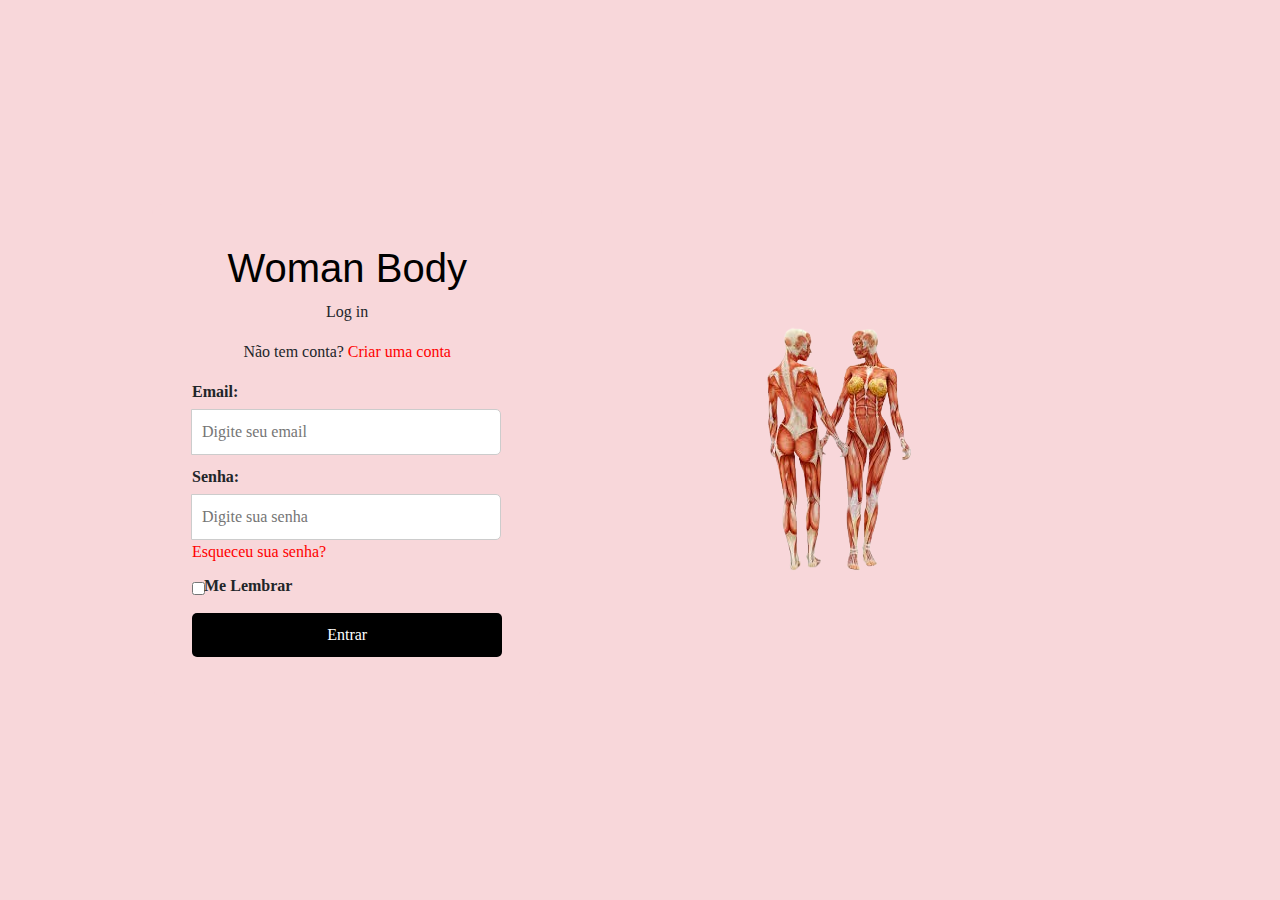
<file: index.html>
<!-- index.html -->
<!DOCTYPE html>
<html lang="pt-BR">
<head>
    <meta charset="UTF-8">
    <meta name="viewport" content="width=device-width, initial-scale=1.0">
    <title>Woman Body - Login</title>
    <link href="https://cdn.jsdelivr.net/npm/bootstrap@5.3.3/dist/css/bootstrap.min.css" rel="stylesheet" integrity="sha384-QWTKZyjpPEjISv5WaRU9OFeRpok6YctnYmDr5pNlyT2bRjXh0JMhjY6hW+ALEwIH" crossorigin="anonymous">
    <script src="https://cdn.jsdelivr.net/npm/bootstrap@5.3.3/dist/js/bootstrap.bundle.min.js" integrity="sha384-YvpcrYf0tY3lHB60NNkmXc5s9fDVZLESaAA55NDzOxhy9GkcIdslK1eN7N6jIeHz" crossorigin="anonymous"></script>

    <link rel="stylesheet" href="style.css">
</head>
<body>
    <div class="container">
        <div class="form-container">
            <h1>Woman Body</h1>
            <p>Log in</p>
            <p>Não tem conta? <a href="#">Criar uma conta</a></p>
            <div class="input-group">
                <label for="email">Email:</label>
                <input type="email" id="email" placeholder="Digite seu email">
            </div>
            <div class="input-group">
                <label for="senha">Senha:</label>
                <input type="password" id="senha" placeholder="Digite sua senha">
            </div>
            <a href="#">Esqueceu sua senha?</a>
            <div class="input-group">
                <input type="checkbox" id="lembrar">
                <label for="lembrar">Me Lembrar</label>
            </div>
            <a href="informacoes.html">
                <button type="submit">Entrar</button>
            </a>
            
        </div>
        <div class="image-container">
            <img src="corpo.png" alt="Mulher Corpo Muscular">
        </div>
    </div>
</body>
</html>
</file>
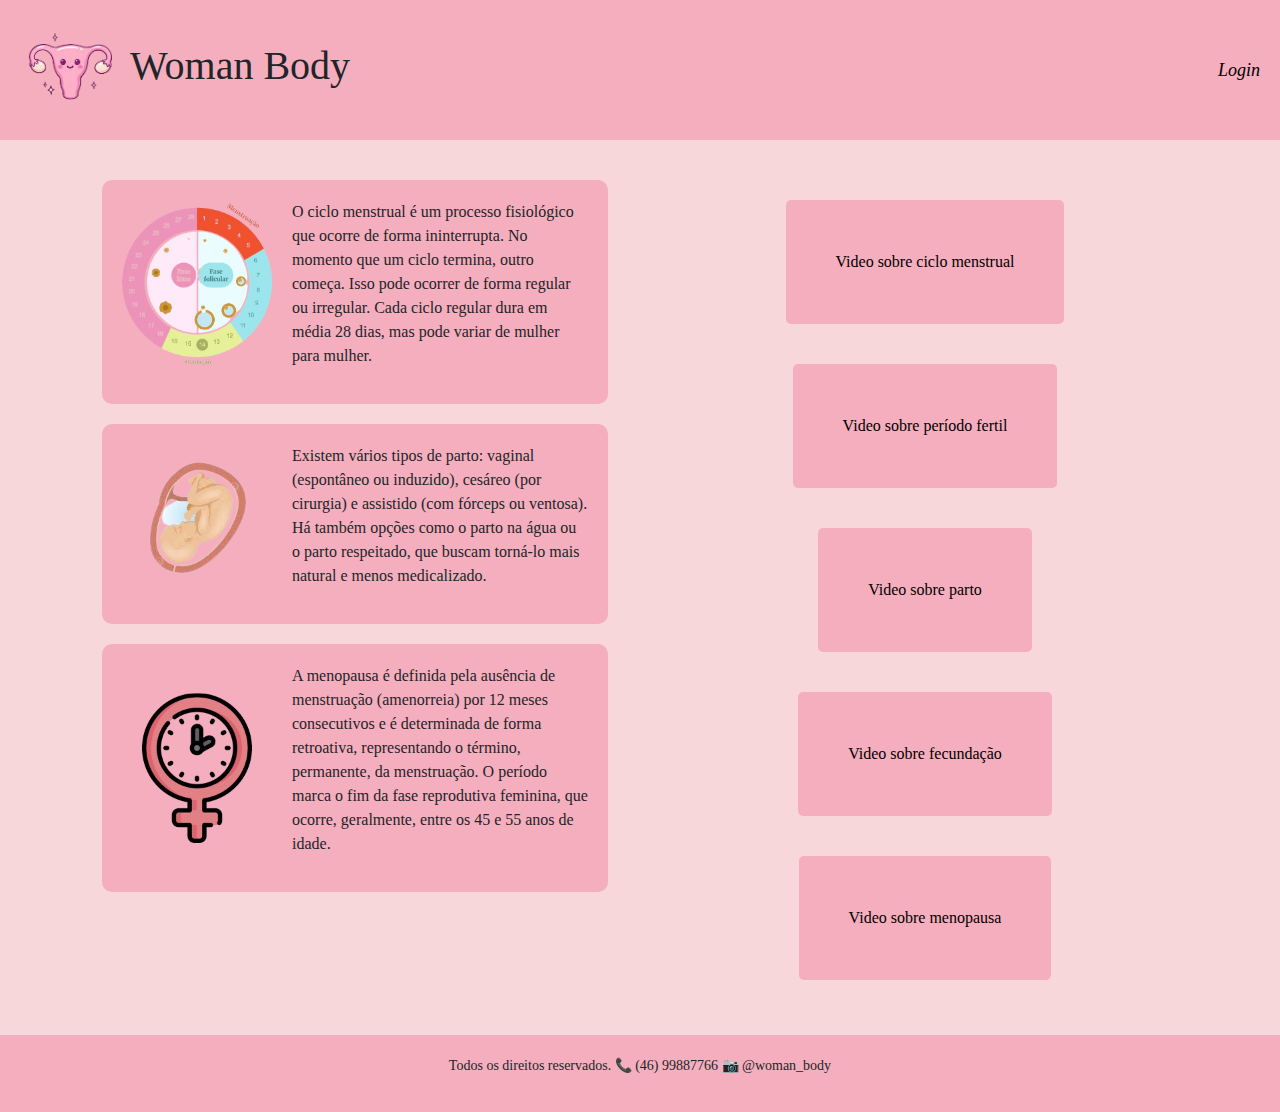
<file: informacoes.html>
<!-- index.html -->
<!DOCTYPE html>
<html lang="pt-BR">
<head>
    <meta charset="UTF-8">
    <meta name="viewport" content="width=device-width, initial-scale=1.0">
    <title>Woman Body</title>
    <script src="https://cdn.jsdelivr.net/npm/bootstrap@5.3.3/dist/js/bootstrap.bundle.min.js" integrity="sha384-YvpcrYf0tY3lHB60NNkmXc5s9fDVZLESaAA55NDzOxhy9GkcIdslK1eN7N6jIeHz" crossorigin="anonymous"></script>
    <link href="https://cdn.jsdelivr.net/npm/bootstrap@5.3.3/dist/css/bootstrap.min.css" rel="stylesheet" integrity="sha384-QWTKZyjpPEjISv5WaRU9OFeRpok6YctnYmDr5pNlyT2bRjXh0JMhjY6hW+ALEwIH" crossorigin="anonymous">

    <link rel="stylesheet" href="home.css">
</head>
<body>
    <header>
        <div class="logo">
            <img src="logo.png" alt="Woman Body Logo">
            <h1>Woman Body</h1>
        </div>
        <nav>
            <a href="index.html">Login</a>
        </nav>
    </header>
    
    <main>

        <div class="container text-center">
            <div class="row">
              <div class="col">
                <section class="info">
                    <img src="Ciclo-menstrual.png" alt="Ciclo Menstrual">
                    <div class="text-box">
                        <p>O ciclo menstrual é um processo fisiológico que ocorre de forma ininterrupta. No momento que um ciclo termina, outro começa. Isso pode ocorrer de forma regular ou irregular. Cada ciclo regular dura em média 28 dias, mas pode variar de mulher para mulher.

                        </p>
                    </div>
                </section>
                
                <section class="info">
                    <img src="bebe.png" alt="Gestação">
                    <div class="text-box">
                        <p>Existem vários tipos de parto: vaginal (espontâneo ou induzido), cesáreo (por cirurgia) e assistido (com fórceps ou ventosa). Há também opções como o parto na água ou o parto respeitado, que buscam torná-lo mais natural e menos medicalizado.

                        </p>
                    </div>
                </section>
                
                <section class="info">
                    <img src="menopausa.png" alt="Menopausa">
                    <div class="text-box">
                        <p>A menopausa é definida pela ausência de menstruação (amenorreia) por 12 meses consecutivos e é determinada de forma retroativa, representando o término, permanente, da menstruação. O período marca o fim da fase reprodutiva feminina, que ocorre, geralmente, entre os 45 e 55 anos de idade.

                        </p>
                    </div>
                </section>
              </div>
              <div class="col">
                <section class="links">
                    <a href="https://youtu.be/embed/D3n22Adh03jO-NVz">Video sobre ciclo menstrual</a>
                    <a href="https://youtu.be/6yzss8Lw46w?si=2YOq8pH_Xy5IcGEg">Video sobre período fertil</a>
                    <a href="https://youtu.be/H0Wh5fGi93c?si=1OWw_76cmNBJCL33">Video sobre parto</a>
                    <a href="https://youtu.be/n68ZHH1HMdg?si=wOaPHRQWO1vTrsG6">Video sobre fecundação</a>
                    <a href="https://youtu.be/s2wDhyQns8s?si=NDxgJ1XPRe-Dn5Su">Video sobre menopausa</a>
                </section>
              </div>
            </div>
        </div>
        
        
        
    </main>
    
    <footer>
        <p>Todos os direitos reservados.  📞 (46) 99887766 📷 @woman_body</p>
    </footer>
</body>
</html>
</file>
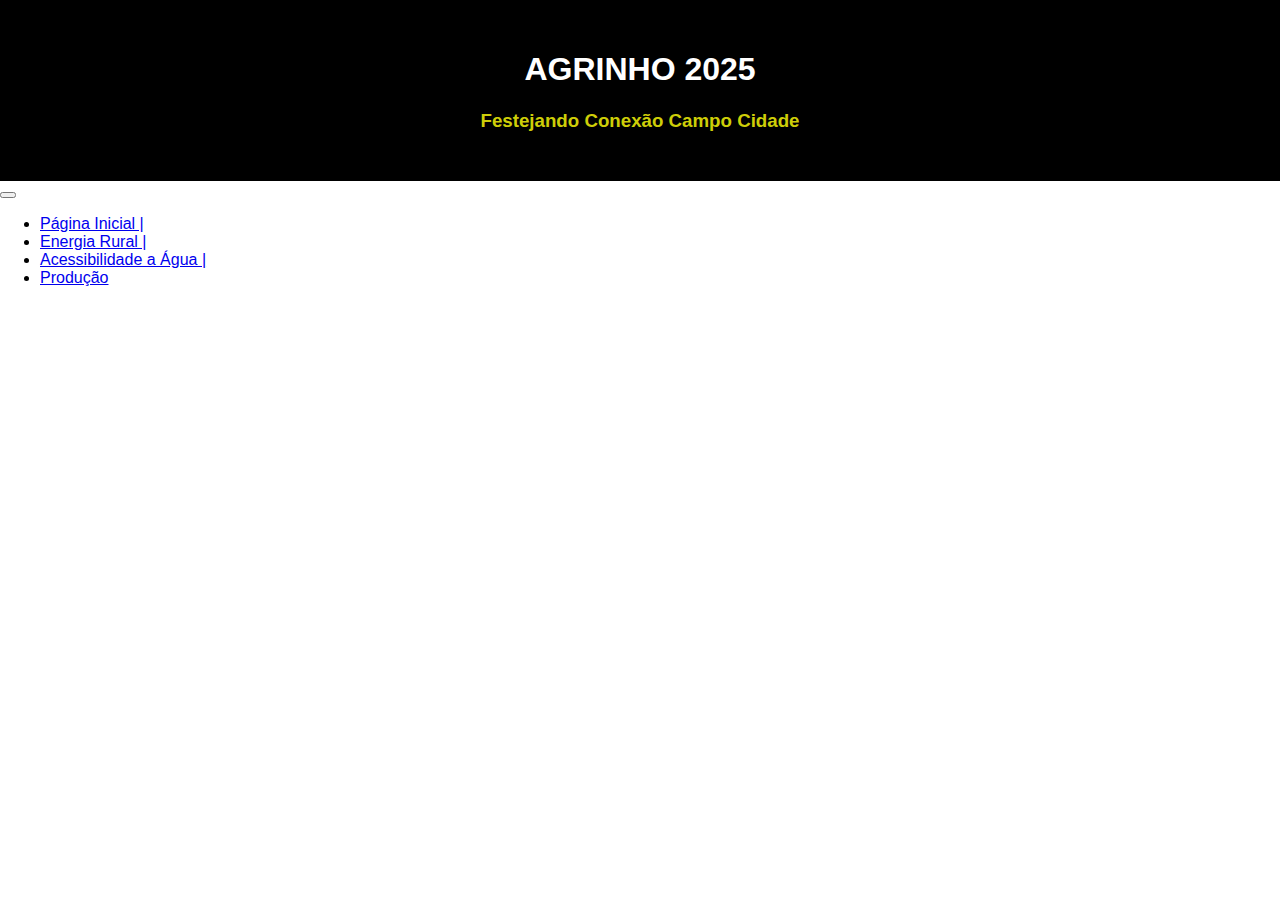
<file: agrinho-2025-main/agua.html>
<!DOCTYPE html>
<html lang="en">
<head>
    <meta charset="UTF-8">
    <meta name="viewport" content="width=device-width, initial-scale=1.0">
    <title>Document</title>
     <link href="https://cdn.jsdelivr.net/npm/bootstrap@5.3.5/dist/css/bootstrap.min.css" rel="stylesheet"
        integrity="sha384-SgOJa3DmI69IUzQ2PVdRZhwQ+dy64/BUtbMJw1MZ8t5HZApcHrRKUc4W0kG879m7" crossorigin="anonymous">
    <link rel="stylesheet" href="agua.css">
</head>
<body>
     <section class="cabecalho">
        <h1>AGRINHO 2025</h1>
        <h3>Festejando Conexão Campo Cidade</h3>
    </section>

    <!--cabeçalho do site-->
    <nav class="navbar navbar-expand-lg bg-success">
        <div class="container-fluid ">
            <button class="navbar-toggler" type="button" data-bs-toggle="collapse" data-bs-target="#navbarNav"
                aria-controls="navbarNav" aria-expanded="false" aria-label="Toggle navigation">
                <span class="navbar-toggler-icon"></span>
            </button>
            <div class="collapse navbar-collapse justify-content-center" id="navbarNav">
                <ul class="navbar-nav">
                    <li class="nav-item">
                        <a class="nav-link active text-white" aria-current="page" href="index.html">Página Inicial |</a>
                    </li>
                    <li class="nav-item">
                        <a class="nav-link text-white" href="energia.html">Energia Rural |</a>
                    </li>
                    <li class="nav-item">
                        <a class="nav-link text-white" href="agua.html">Acessibilidade a Água |</a>
                    </li>
                    <li class="nav-item">
                        <a class="nav-link text-white" href="producao.html">Produção</a>
                    </li>
                </ul>
            </div>
        </div>
    </nav>
    
</body>
</html>
</file>
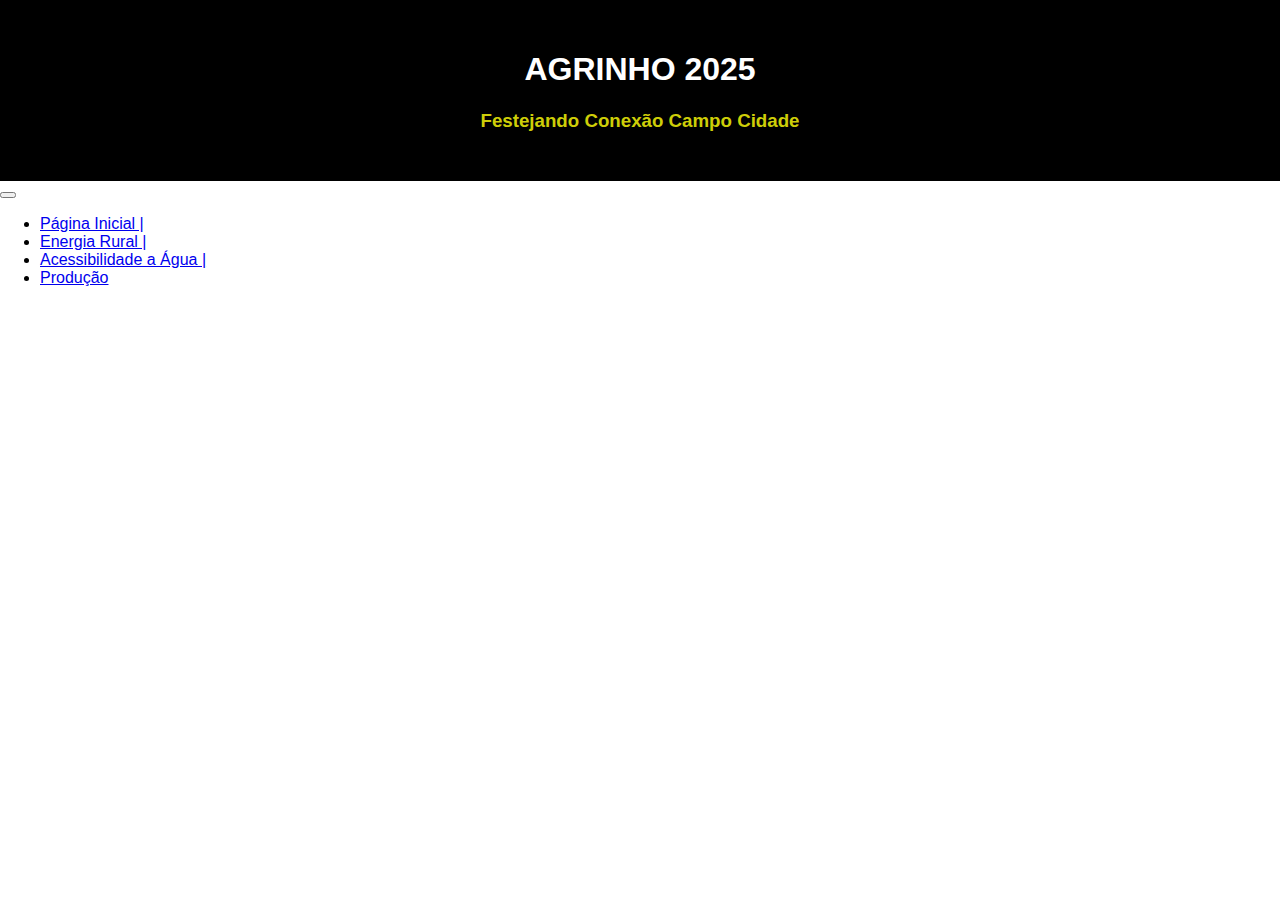
<file: agrinho-2025-main/energia.html>
<!DOCTYPE html>
<html lang="en">
<head>
    <meta charset="UTF-8">
    <meta name="viewport" content="width=device-width, initial-scale=1.0">
    <title>Document</title>
     <link href="https://cdn.jsdelivr.net/npm/bootstrap@5.3.5/dist/css/bootstrap.min.css" rel="stylesheet"
        integrity="sha384-SgOJa3DmI69IUzQ2PVdRZhwQ+dy64/BUtbMJw1MZ8t5HZApcHrRKUc4W0kG879m7" crossorigin="anonymous">
    <link rel="stylesheet" href="energia.css">
</head>
<body>
     <section class="cabecalho">
        <h1>AGRINHO 2025</h1>
        <h3>Festejando Conexão Campo Cidade</h3>
    </section>

    <!--cabeçalho do site-->
    <nav class="navbar navbar-expand-lg bg-success">
        <div class="container-fluid ">
            <button class="navbar-toggler" type="button" data-bs-toggle="collapse" data-bs-target="#navbarNav"
                aria-controls="navbarNav" aria-expanded="false" aria-label="Toggle navigation">
                <span class="navbar-toggler-icon"></span>
            </button>
            <div class="collapse navbar-collapse justify-content-center" id="navbarNav">
                <ul class="navbar-nav">
                    <li class="nav-item">
                        <a class="nav-link active text-white" aria-current="page" href="index.html">Página Inicial |</a>
                    </li>
                    <li class="nav-item">
                        <a class="nav-link text-white" href="energia.html">Energia Rural |</a>
                    </li>
                    <li class="nav-item">
                        <a class="nav-link text-white" href="agua.html">Acessibilidade a Água |</a>
                    </li>
                    <li class="nav-item">
                        <a class="nav-link text-white" href="producao.html">Produção</a>
                    </li>
                </ul>
            </div>
        </div>
    </nav>
    
</body>
</html>
</file>
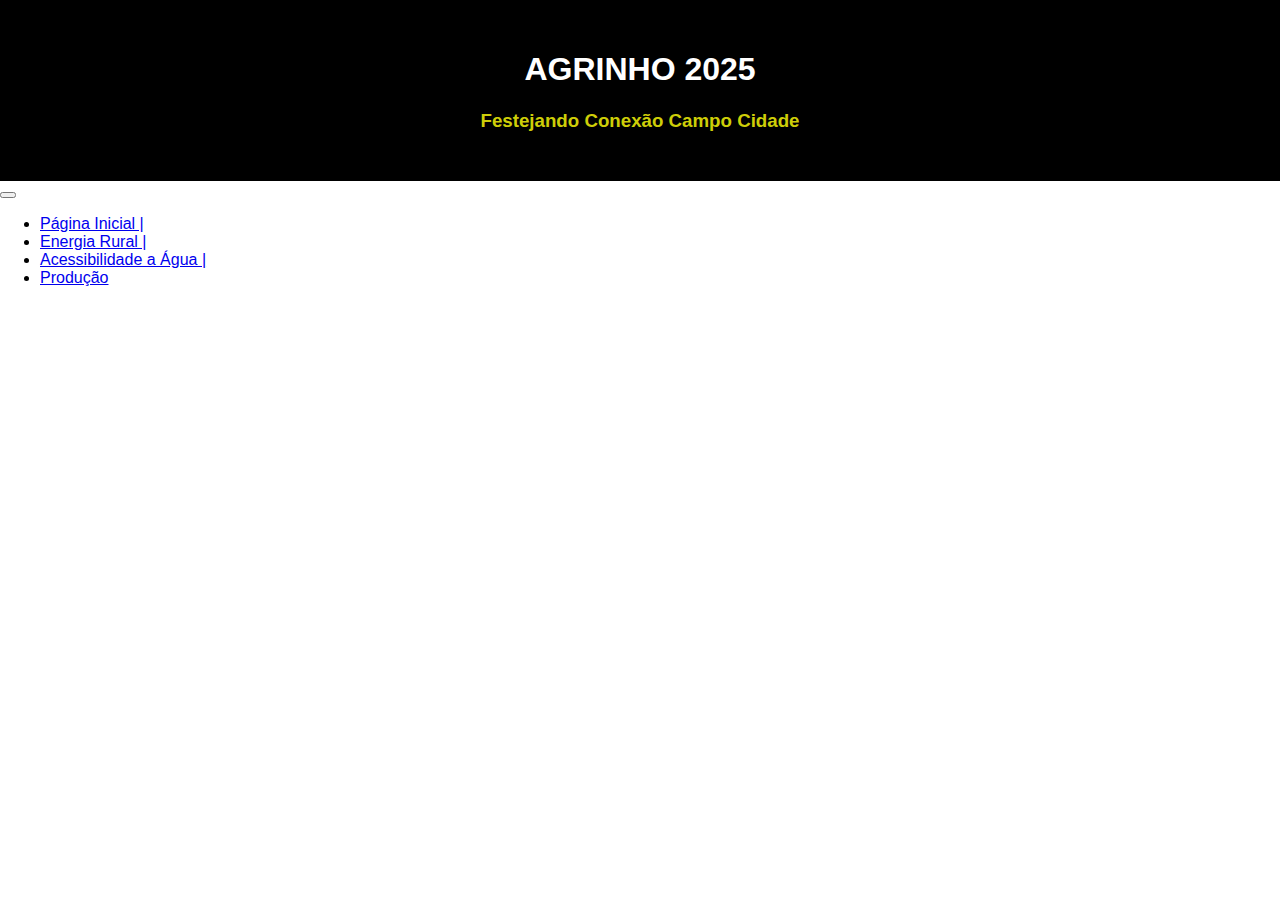
<file: agrinho-2025-main/producao.html>
<!DOCTYPE html>
<html lang="en">
<head>
    <meta charset="UTF-8">
    <meta name="viewport" content="width=device-width, initial-scale=1.0">
    <title>Document</title>
    <link href="https://cdn.jsdelivr.net/npm/bootstrap@5.3.5/dist/css/bootstrap.min.css" rel="stylesheet"
        integrity="sha384-SgOJa3DmI69IUzQ2PVdRZhwQ+dy64/BUtbMJw1MZ8t5HZApcHrRKUc4W0kG879m7" crossorigin="anonymous">
    <link rel="stylesheet" href="produçao.css">
</head>
<body>
    <section class="cabecalho">
        <h1>AGRINHO 2025</h1>
        <h3>Festejando Conexão Campo Cidade</h3>
    </section>

    <!--cabeçalho do site-->
    <nav class="navbar navbar-expand-lg bg-success">
        <div class="container-fluid ">
            <button class="navbar-toggler" type="button" data-bs-toggle="collapse" data-bs-target="#navbarNav"
                aria-controls="navbarNav" aria-expanded="false" aria-label="Toggle navigation">
                <span class="navbar-toggler-icon"></span>
            </button>
            <div class="collapse navbar-collapse justify-content-center" id="navbarNav">
                <ul class="navbar-nav">
                    <li class="nav-item">
                        <a class="nav-link active text-white" aria-current="page" href="index.html">Página Inicial |</a>
                    </li>
                    <li class="nav-item">
                        <a class="nav-link text-white" href="energia.html">Energia Rural |</a>
                    </li>
                    <li class="nav-item">
                        <a class="nav-link text-white" href="agua.html">Acessibilidade a Água |</a>
                    </li>
                    <li class="nav-item">
                        <a class="nav-link text-white" href="producao.html">Produção</a>
                    </li>
                </ul>
            </div>
        </div>
    </nav>
    
</body>
</html>
</file>
<file: style.css>
* {
    margin: 0;
    padding: 0;
    box-sizing: border-box;
    font-family: 'Georgia', serif;
}
body {
    background-color: #f8d7da;
    display: flex;
    justify-content: center;
    align-items: center;
    height: 100vh;
}
.container {
    display: flex;
    align-items: center;
    justify-content: space-between;
    width: 90%;
    max-width: 1000px;
}
.form-container {
    background: #f8d7da;
    padding: 40px;
    border-radius: 10px;
    width: 40%;
}
.form-container h1 {
    font-family: 'Cursive', sans-serif;
    color: black;
    text-align: center;
}
.form-container p {
    text-align: center;
    font-size: 16px;
}
.form-container a {
    color: red;
    text-decoration: none;
}
.input-group {
    margin-top: 10px;
}
label {
    display: block;
    margin-bottom: 5px;
    font-weight: bold;
}
input {
    width: 100%;
    padding: 10px;
    border: 1px solid #ccc;
    border-radius: 5px;
}
.input-group input[type="checkbox"] {
    width: auto;
}
button {
    width: 100%;
    padding: 10px;
    background-color: black;
    color: white;
    border: none;
    border-radius: 5px;
    cursor: pointer;
    margin-top: 10px;
}
.image-container {
    width: 60%;
    display: flex;
    justify-content: center;
}
.image-container img {
    max-width: 100%;
    height: auto;
}
@media (max-width: 768px) {
    .container {
        flex-direction: column;
        align-items: center;
        text-align: center;
    }
    .form-container {
        width: 90%;
    }
    .image-container {
        width: 90%;
        margin-top: 20px;
    }
}
</file>
<file: home.css>
body {
    background-color: #f8d7da;
    font-family: 'Georgia', serif;
    margin: 0;
    padding: 0;
    text-align: center;
}
header {
    display: flex;
    justify-content: space-between;
    align-items: center;
    padding: 20px;
    background-color: #f5aebd;
}
.logo {
    display: flex;
    align-items: center;
}
.logo img {
    height: 100px;
    margin-right: 10px;
}
nav a {
    font-size: 18px;
    text-decoration: none;
    color: black;
    font-style: italic;
}
main {
    display: flex;
    flex-direction: column;
    align-items: center;
    padding: 20px;
}
.info {
    display: flex;
    align-items: center;
    justify-content: center;
    background-color: #f5aebd;
    border-radius: 10px;
    margin: 20px;
    padding: 20px;
    max-width: 800px;
    transition: all 0.8s ease;
}

.info:hover{
    transform: scale(1.1);
}

.info img {
    max-width: 150px;
    margin-right: 20px;
}
.text-box {
    text-align: left;
}
.links {
    display: flex;
    flex-direction: column;
    align-items: center;
    margin-top: 20px;
}

.links a {
    background-color: #f5aebd;
    padding: 20px;
    padding: 50px;
    border-radius: 5px;
    margin: 20px;
    text-decoration: none;
    color: black;
    transition: all 0.5s ease;
}

.links a:hover {
    transform: scale(1.1);
    color: aliceblue;
}

footer {
    background-color: #f5aebd;
    padding: 20px;
    margin-top: 15px;
    font-size: 14px;
}
</file>
<file: agrinho-2025-main/agua.css>
body{
    padding: 0;
    margin: 0;
    font-family: Arial, Helvetica, sans-serif;
}

.cabecalho{
    color: white;
    background-color: black;
    text-align: center;
    padding: 30px;
}

.cabecalho h3{
    color: rgb(206, 206, 8);
}

p .alinha{
    text-align: right;
}
.img-agro{
    width: 300px;
}

.br-3{
    border-radius: 15px;
}

.img-card{
    max-height: 250px;
}

.img-slide{
    max-height: 400px;
}

.footer{
    background-color: black;
    color: white;
    text-align: center;
    padding: 5px;
}
</file>
<file: agrinho-2025-main/energia.css>
body{
    padding: 0;
    margin: 0;
    font-family: Arial, Helvetica, sans-serif;
}

.cabecalho{
    color: white;
    background-color: black;
    text-align: center;
    padding: 30px;
}

.cabecalho h3{
    color: rgb(206, 206, 8);
}

p .alinha{
    text-align: right;
}
.img-agro{
    width: 300px;
}

.br-3{
    border-radius: 15px;
}

.img-card{
    max-height: 250px;
}

.img-slide{
    max-height: 400px;
}

.footer{
    background-color: black;
    color: white;
    text-align: center;
    padding: 5px;
}
</file>
<file: agrinho-2025-main/produçao.css>
body{
    padding: 0;
    margin: 0;
    font-family: Arial, Helvetica, sans-serif;
}

.cabecalho{
    color: white;
    background-color: black;
    text-align: center;
    padding: 30px;
}

.cabecalho h3{
    color: rgb(206, 206, 8);
}

p .alinha{
    text-align: right;
}
.img-agro{
    width: 300px;
}

.br-3{
    border-radius: 15px;
}

.img-card{
    max-height: 250px;
}

.img-slide{
    max-height: 400px;
}

.footer{
    background-color: black;
    color: white;
    text-align: center;
    padding: 5px;
}
</file>
